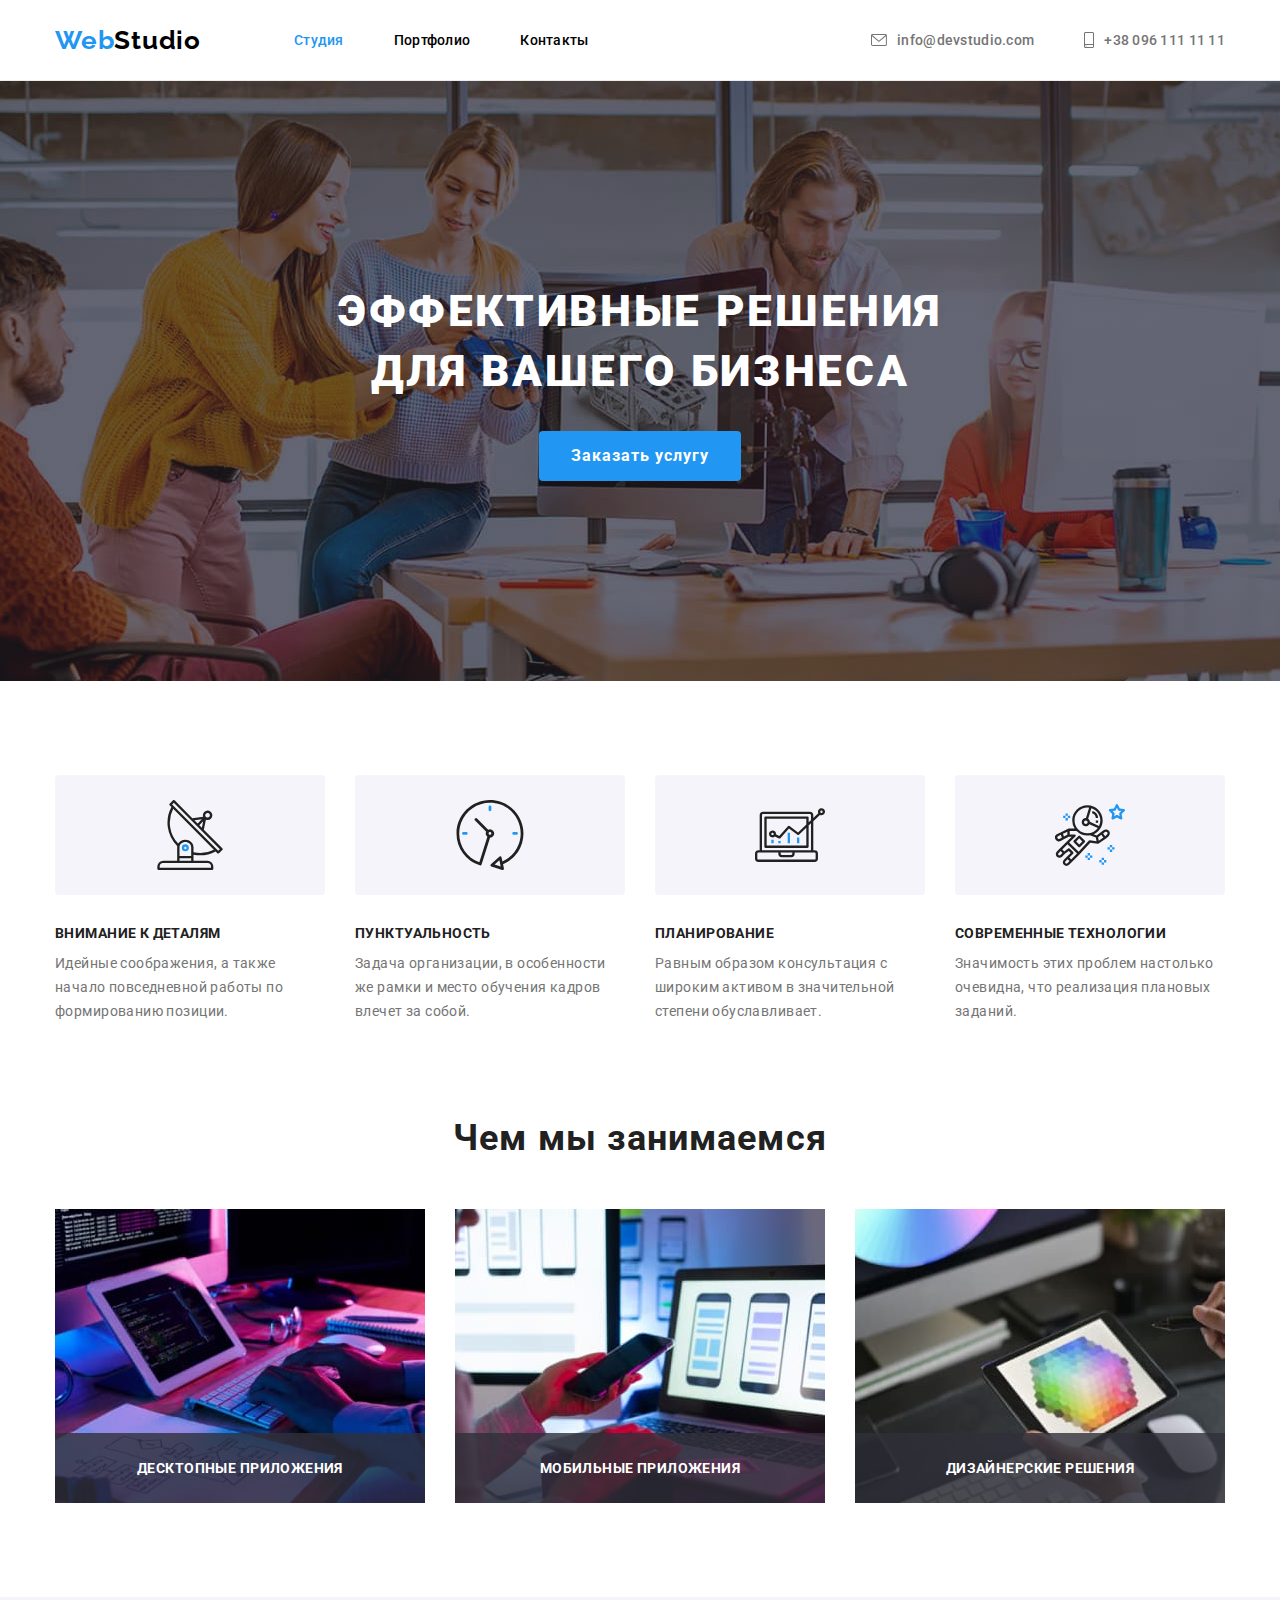
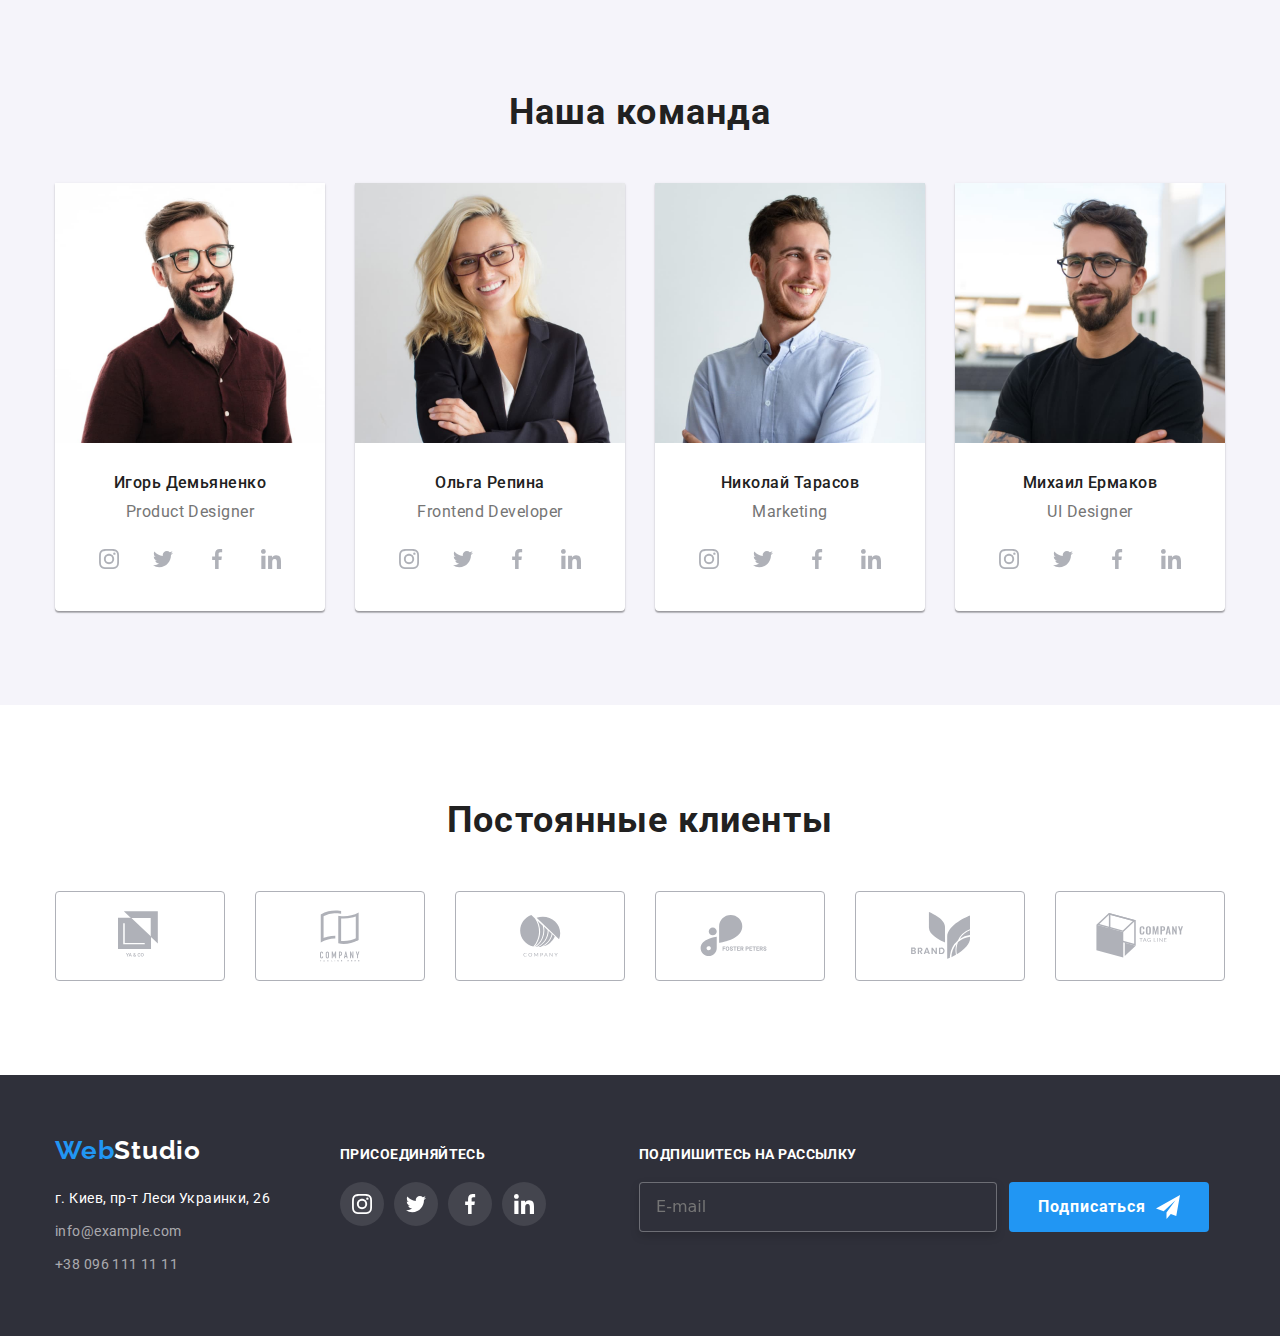
<file: index.html>
<!DOCTYPE html>
<html lang="ru">
<head>
    <meta charset="UTF-8">
    <meta name="viewport" content="width=device-width, initial-scale=1.0">
    <title>WebStudio</title>
    <link rel="stylesheet" href="https://cdnjs.cloudflare.com/ajax/libs/modern-normalize/1.0.0/modern-normalize.min.css">
    <link rel="stylesheet" href="./css/main.min.css"/>
    <link href="https://fonts.googleapis.com/css2?family=Raleway:wght@700&family=Roboto:wght@400;500;700;900&display=swap" rel="stylesheet">
</head>
<body>
    <!-- Шапка -->
    <header class="border">
        <nav class="container heder-nav">
            <a class="logo-header" href="./index.html"><span class="logo">Web</span>Studio</a>
            <ul class="site-nav list">
                <li class="site-nav__item">
                    <a class="site-nav--current link" href="">Студия</a>
                </li>
                <li class="site-nav__item">
                    <a class="link" href="./portfolio.html">Портфолио</a>
                </li>
                <li class="site-nav__item">
                    <a class="link" href="">Контакты</a>
                </li>
            </ul>
            <ul class="contacts-nav list">
                <li class="item">
                    <a class="contacts-nav__header-contacts connect--icon" href="mailto:info@devstudio.com">
                        <svg class="envelope connect--icon">
                            <use href="./images/sprite.svg#envelope"></use>
                        </svg>
                        info@devstudio.com
                    </a>
                </li>
                <li class="item item-contacts">
                    <a class="contacts-nav__header-contacts connect--icon" href="tel:380961111111">
                        <svg class="smartphone connect--icon">
                            <use href="./images/sprite.svg#smartphone"></use>
                        </svg>
                        +38 096 111 11 11</a>
                </li>
            </ul>
        </nav>
    </header>

    <main>
        <!-- баннер -->
        <section class="banner">
            <div class="container">
                <h1 class="banner-headline ">Эффективные решения <br> для вашего бизнеса</h1>
                <button class="button" type="button" data-modal-open>Заказать услугу</button>
            </div>
            <div class="backdrop is-hidden" data-modal>
                <div class="modal-window">
                    <button class="modal-batton" type="button" data-modal-close>
                        <svg class="close">
                            <use href="./images/sprite.svg#close"></use>
                        </svg>
                    </button>
                    <b class="form-title">Оставьте свои данные, мы вам перезвоним</b>
                    <form class="modal-form js-speaker-form">
                        <label class="formbox">
                            <span class="formbox__title">Имя</span>
                            <input class="formbox__input" type="text" name="name" required>
                            <svg class="formbox__icon">
                                <use href="./images/sprite.svg#person"></use>
                            </svg>
                        </label>
                        <label class="formbox">
                            <span class="formbox__title">Телефон</span>
                            <input class="formbox__input" type="tel" name="phone" required>
                            <svg class="formbox__icon">
                                <use href="./images/sprite.svg#phone"></use>
                            </svg>
                        </label>
                        <label class="formbox">
                            <span class="formbox__title">Почта</span>
                            <input class="formbox__input" type="email" name="mail" required>
                            <svg class="formbox__icon">
                                <use href="./images/sprite.svg#email"></use>
                            </svg>
                        </label>
                        <label class="formbox">
                            <span class="formbox__title">Комментарий</span>
                            <textarea class="formbox__comment" name="comment" placeholder="Введите текст"></textarea>
                        </label>
                        <label class="dealbox">                         
                            <input class="checkbox" type="checkbox" name="checkbox">
                            <span class="dealbox__icon"></span>
                            <span class="dealbox__text">Соглашаюсь с рассылкой и принимаю <a class="dealbox__link" href="">Условия договора</a></span>
                        </label>
                        <button class="button deal-button" type="submit">Отправить</button>
                    </form>
                </div>
            </div>
        </section>
        
        <!-- hide h2 -->
        <section class="section-features">
            <div class="container">
                <h2 class="hidden">Особенности</h2>
                <ul class="features list ">
                    <li class="features__item">
                        <div class="icon-box">
                            <svg class="features__icon">
                                <use href="./images/sprite.svg#antenna"></use>
                            </svg>
                        </div>
                        <h3 class="features__title">Внимание к деталям</h3>
                        <p class="features__text">Идейные соображения, а также начало повседневной работы по формированию позиции.</p>
                    </li>
                    <li class="features__item">
                        <div class="icon-box">
                            <svg class="features__icon">
                                <use href="./images/sprite.svg#clock"></use>
                            </svg>
                        </div>
                        <h3 class="features__title">Пунктуальность</h3>
                        <p class="features__text">Задача организации, в особенности же рамки и место обучения кадров влечет за собой.</p>
                    </li>
                    <li class="features__item">
                        <div class="icon-box">
                            <svg class="features__icon">
                                <use href="./images/sprite.svg#diagram"></use>
                            </svg>
                        </div>
                        <h3 class="features__title">Планирование</h3>
                        <p class="features__text">Равным образом консультация с широким активом в значительной степени обуславливает.</p>
                    </li>
                    <li class="features__item">
                        <div class="icon-box">
                            <svg class="features__icon">
                                <use href="./images/sprite.svg#astronaut"></use>
                            </svg>
                        </div>
                        <h3 class="features__title">Современные технологии</h3>
                        <p class="features__text">Значимость этих проблем настолько очевидна, что реализация плановых заданий.</p>
                    </li>
                </ul>
            </div>
        </section>

        <!-- what we do -->
        <section class="section-spec">
            <div class="container">
                <h2 class="section-heading">Чем мы занимаемся</h2>
                <ul class="activity list">
                    <li class="activity__item">
                        <img src="./images/workplace.jpg" width="370" alt="Рабочее место">
                        <h3 class="activity__title">Десктопные приложения</h3>
                    </li>
                    <li class="activity__item">
                        <img src="./images/devices.jpg" width="370" alt="Девайсы">
                        <h3 class="activity__title">Мобильные приложения</h3>
                    </li>
                    <li class="activity__item">
                        <img src="./images/graphics.jpg" width="370" alt="Работа с графикой">
                        <h3 class="activity__title">Дизайнерские решения</h3>
                    </li>
                </ul>
            </div>
        </section>

        <!-- team -->
        <section class="section-team">
            <div class="container">
                <h2 class="section-heading">Наша команда</h2>
                <ul class="team list">
                    <li class="team__card bg-card">
                        <img class="team__photo" src="./images/ihor.jpg" width="270" alt="Игорь Демьяненко">
                        <h3 class="team__name">Игорь Демьяненко</h3>
                        <p class="team__position">Product Designer</p>
                        <ul class="list social">
                            <li class="item social__item">
                                <a class="link social__link team-icon" href="https://www.instagram.com/" aria-label="ссылка Инстаграм">
                                    <svg class="social__icon team-icon">
                                        <use href="./images/sprite.svg#instagram"></use>
                                    </svg>
                                </a>
                            </li>
                            <li class="item social__item">
                                <a class="link social__link team-icon" href="https://twitter.com/" aria-label="ссылка Твиттер">
                                    <svg class="social__icon team-icon">
                                        <use href="./images/sprite.svg#twitter"></use>
                                    </svg>
                                </a>
                            </li>
                            <li class="item social__item">
                                <a class="link social__link team-icon" href="https://facebook.com/" aria-label="ссылка Фейсбук">
                                    <svg class="social__icon team-icon">
                                        <use href="./images/sprite.svg#facebook"></use>
                                    </svg>
                                </a>
                            </li>
                            <li class="item social__item">
                                <a class="link social__link team-icon" href="https://www.linkedin.com/" aria-label="ссылка Линкедин">
                                    <svg class="social__icon team-icon">
                                        <use href="./images/sprite.svg#linkedin"></use>
                                    </svg>
                                </a>
                            </li>
                        </ul>
                    </li>
                    <li class="team__card bg-card">
                        <img class="team__photo" src="./images/olga.jpg" width="270" alt="Ольга Репина">
                        <h3 class="team__name">Ольга Репина</h3>
                        <p class="team__position">Frontend Developer</p>
                        <ul class="list social">
                            <li class="item social__item">
                                <a class="link social__link team-icon" href="https://www.instagram.com/" aria-label="ссылка Инстаграм">
                                    <svg class="social__icon team-icon">
                                        <use href="./images/sprite.svg#instagram"></use>
                                    </svg>
                                </a>
                            </li>
                            <li class="item social__item">
                                <a class="link social__link team-icon" href="https://twitter.com/" aria-label="ссылка Твиттер">
                                    <svg class="social__icon team-icon">
                                        <use href="./images/sprite.svg#twitter"></use>
                                    </svg>
                                </a>
                            </li>
                            <li class="item social__item">
                                <a class="link social__link team-icon" href="https://facebook.com/" aria-label="ссылка Фейсбук">
                                    <svg class="social__icon team-icon">
                                        <use href="./images/sprite.svg#facebook"></use>
                                    </svg>
                                </a>
                            </li>
                            <li class="item social__item">
                                <a class="link social__link team-icon" href="https://www.linkedin.com/" aria-label="ссылка Линкедин">
                                    <svg class="social__icon team-icon">
                                        <use href="./images/sprite.svg#linkedin"></use>
                                    </svg>
                                </a>
                            </li>
                        </ul>
                    </li>
                    <li class="team__card bg-card">
                        <img class="team__photo" src="./images/nikola.jpg" width="270" alt="Николай Тарасов">
                        <h3 class="team__name">Николай Тарасов</h3>
                        <p class="team__position">Marketing</p>
                        <ul class="list social">
                            <li class="item social__item">
                                <a class="link social__link team-icon" href="https://www.instagram.com/" aria-label="ссылка Инстаграм">
                                    <svg class="social__icon team-icon">
                                        <use href="./images/sprite.svg#instagram"></use>
                                    </svg>
                                </a>
                            </li>
                            <li class="item social__item">
                                <a class="link social__link team-icon" href="https://twitter.com/" aria-label="ссылка Твиттер">
                                    <svg class="social__icon team-icon">
                                        <use href="./images/sprite.svg#twitter"></use>
                                    </svg>
                                </a>
                            </li>
                            <li class="item social__item">
                                <a class="link social__link team-icon" href="https://facebook.com/" aria-label="ссылка Фейсбук">
                                    <svg class="social__icon team-icon">
                                        <use href="./images/sprite.svg#facebook"></use>
                                    </svg>
                                </a>
                            </li>
                            <li class="item social__item">
                                <a class="link social__link team-icon" href="https://www.linkedin.com/" aria-label="ссылка Линкедин">
                                    <svg class="social__icon team-icon">
                                        <use href="./images/sprite.svg#linkedin"></use>
                                    </svg>
                                </a>
                            </li>
                        </ul>
                    </li>
                    <li class="team__card bg-card">
                        <img class="team__photo" src="./images/mihail.jpg" width="270" alt="Михаил Ермаков">
                        <h3 class="team__name">Михаил Ермаков</h3>
                        <p class="team__position">UI Designer</p>
                        <ul class="list social">
                            <li class="item social__item">
                                <a class="link social__link team-icon" href="https://www.instagram.com/" aria-label="ссылка Инстаграм">
                                    <svg class="social__icon team-icon">
                                        <use href="./images/sprite.svg#instagram"></use>
                                    </svg>
                                </a>
                            </li>
                            <li class="item social__item">
                                <a class="link social__link team-icon" href="https://twitter.com/" aria-label="ссылка Твиттер">
                                    <svg class="social__icon team-icon">
                                        <use href="./images/sprite.svg#twitter"></use>
                                    </svg>
                                </a>
                            </li>
                            <li class="item social__item">
                                <a class="link social__link team-icon" href="https://facebook.com/" aria-label="ссылка Фейсбук">
                                    <svg class="social__icon team-icon">
                                        <use href="./images/sprite.svg#facebook"></use>
                                    </svg>
                                </a>
                            </li>
                            <li class="item social__item">
                                <a class="link social__link team-icon" href="https://www.linkedin.com/" aria-label="ссылка Линкедин">
                                    <svg class="social__icon team-icon">
                                        <use href="./images/sprite.svg#linkedin"></use>
                                    </svg>
                                </a>
                            </li>
                        </ul>
                    </li>
                </ul>
            </div>
        </section>

        <!-- clients -->
        <section class="section-clients">
            <h2 class="section-heading">Постоянные клиенты</h2>
            <div class="container">
                <ul class="list clients">
                    <li class="clients__item">
                        <a class="clients__link client-icon" href="" aria-label="Company1">
                            <svg class="client-icon" width="44" height="49">
                                <use href="./images/sprite.svg#company1"></use>
                            </svg>
                        </a>
                    </li>
                    <li class="clients__item">
                        <a class="clients__link client-icon" href="" aria-label="Company2">
                            <svg class="client-icon" width="40" height="52">
                                <use href="./images/sprite.svg#company2"></use>
                            </svg>
                        </a>
                    </li>
                    <li class="clients__item">
                        <a class="clients__link client-icon" href="" aria-label="Company3">
                            <svg class="client-icon" width="41" height="42">
                                <use href="./images/sprite.svg#company3"></use>
                            </svg>
                        </a>
                    </li>
                    <li class="clients__item">
                        <a class="clients__link client-icon" href="" aria-label="Company4">
                            <svg class="client-icon" width="80" height="42">
                                <use href="./images/sprite.svg#company4"></use>
                            </svg>
                        </a>
                    </li>
                    <li class="clients__item">
                        <a class="clients__link client-icon" href="" aria-label="Company5">
                            <svg class="client-icon" width="59" height="47">
                                <use href="./images/sprite.svg#company5"></use>
                            </svg>
                        </a>
                    </li>
                    <li class="clients__item">
                        <a class="clients__link client-icon" href="" aria-label="Company6">
                            <svg class="client-icon" width="88" height="45">
                                <use href="./images/sprite.svg#company6"></use>
                            </svg>
                        </a>
                    </li>
                </ul>
            </div>
        </section>
    </main>

    <!-- footer -->
    <footer class="decoration">
        <div class="container footer">
            <div class="footer__address">
                <a href="" class="logo-footer"><span class="logo">Web</span>Studio</a>
                <address>
                    <p class="address-text">г. Киев, пр-т Леси Украинки, 26</p>
                    <a href="mailto:info@example.com" class="footer__contacts">info@example.com</a>
                    <a href="tel:380961111111" class="footer__contacts">+38 096 111 11 11</a>
                </address>
            </div>
            <div class="footer-social-block">
                <h3 class="title">Присоединяйтесь</h3>
                <ul class="list social">
                    <li class="item social__item">
                        <a class="link social__link footer-icon" href="https://www.instagram.com/" aria-label="ссылка Инстаграм">
                            <svg class="social__icon">
                                <use href="./images/sprite.svg#instagram"></use>
                            </svg>
                        </a>
                    </li>
                    <li class="item social__item">
                        <a class="link social__link footer-icon" href="https://twitter.com/" aria-label="ссылка Твиттер">
                            <svg class="social__icon">
                                <use href="./images/sprite.svg#twitter"></use>
                            </svg>
                        </a>
                    </li>
                    <li class="item social__item">
                        <a class="link social__link footer-icon" href="https://facebook.com/" aria-label="ссылка Фейсбук">
                            <svg class="social__icon">
                                <use href="./images/sprite.svg#facebook"></use>
                            </svg>
                        </a>
                    </li>
                    <li class="item social__item">
                        <a class="link social__link footer-icon" href="https://www.linkedin.com/" aria-label="ссылка Линкедин">
                            <svg class="social__icon">
                                <use href="./images/sprite.svg#linkedin"></use>
                            </svg>
                        </a>
                    </li>
                </ul>
            </div>
            <div>
                <h3 class="title">Подпишитесь на рассылку</h3>
                <form class="footer-form">
                    <input class="mail" type="email" name="mail" placeholder="E-mail">
                    <button class="button" type="submit">Подписаться
                        <svg class="icon-send" width="24" height="24">
                            <use href="./images/sprite.svg#icon-send"></use>
                        </svg>
                    </button>
                </form>
            </div>

        </div>
    </footer>

    <!-- js script -->
    <script src="./js/modal.js"></script>
    <script src="./js/form.js"></script>
    
</body>
</html>
</file>
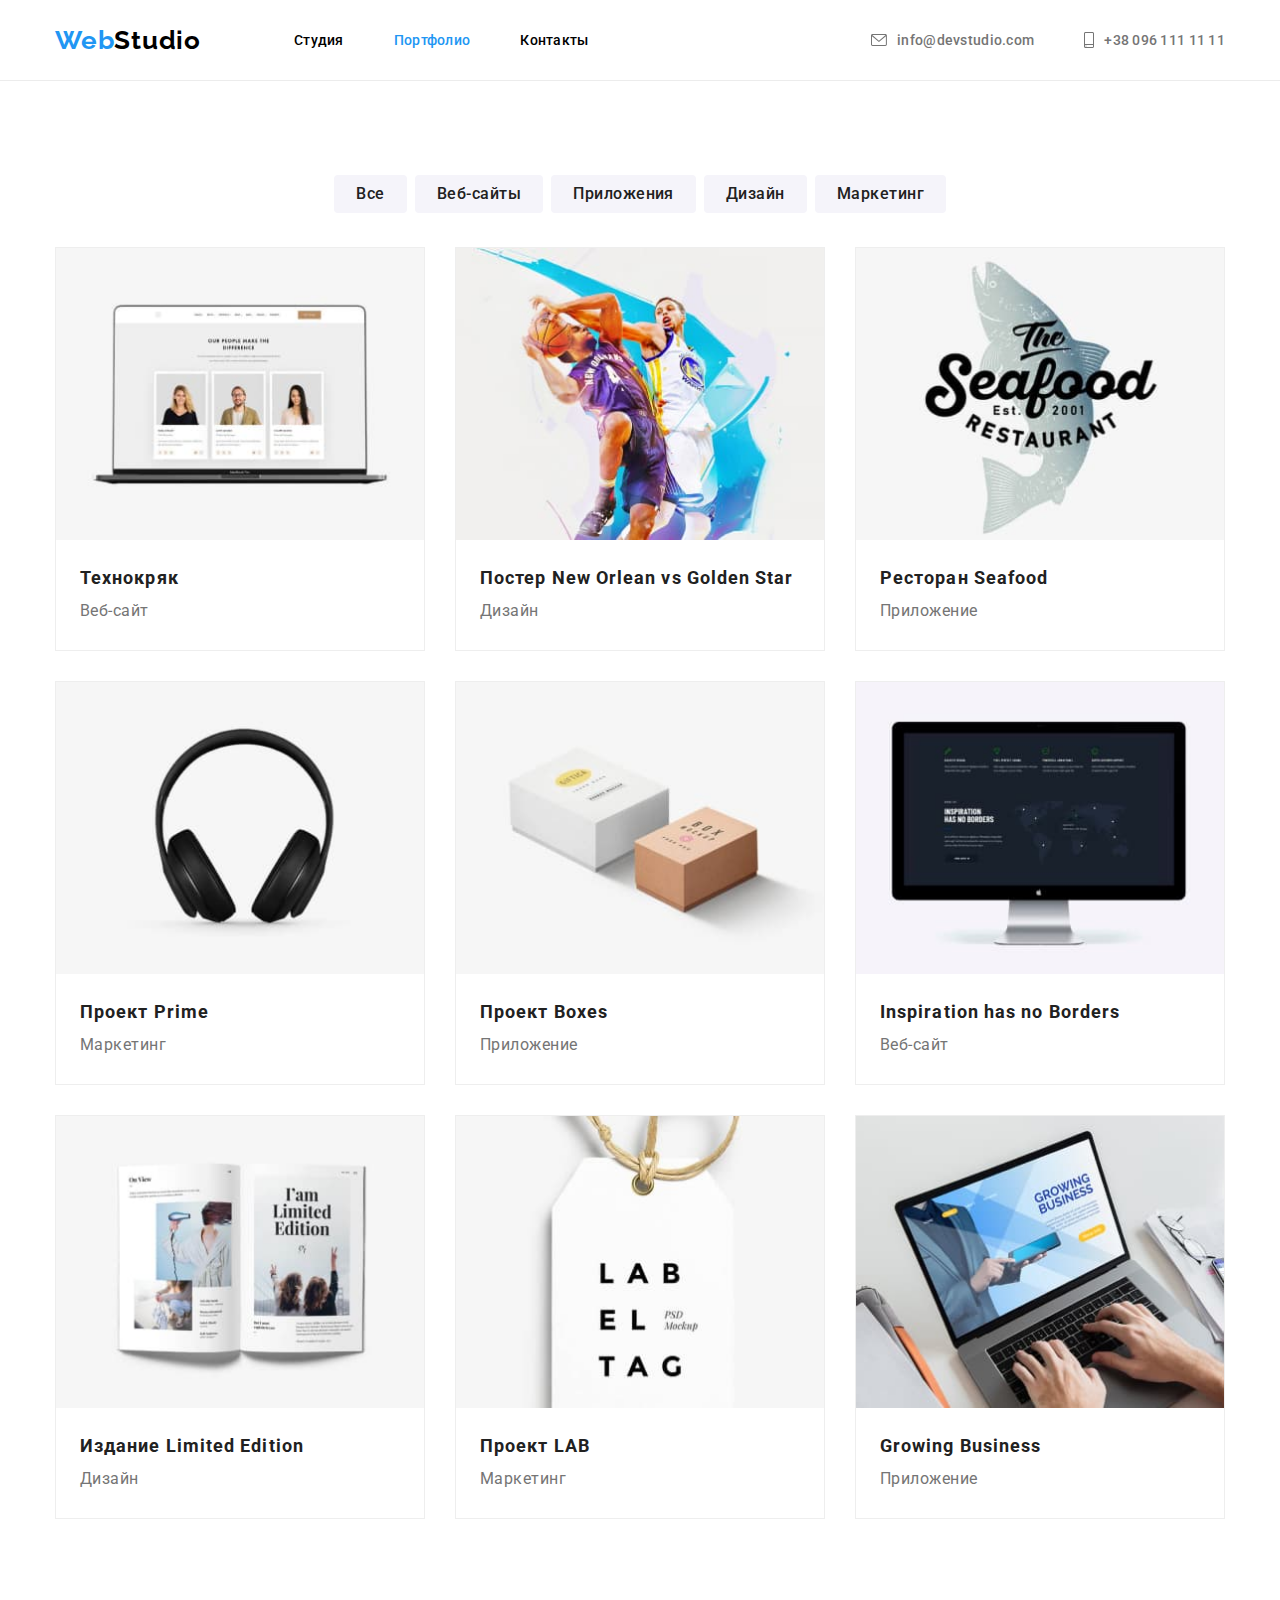
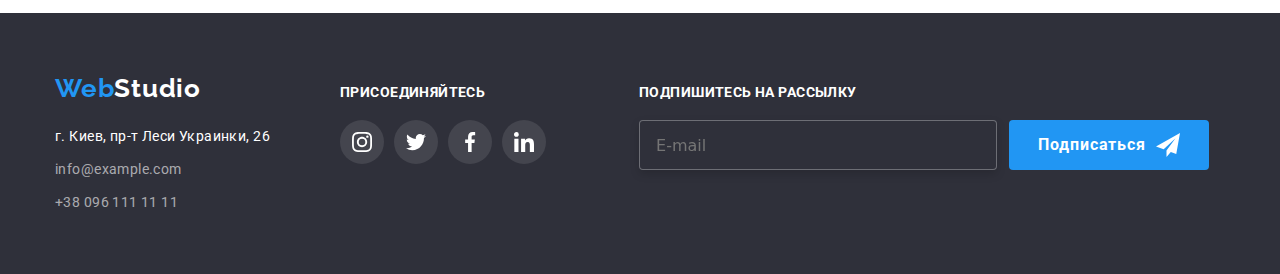
<file: portfolio.html>
<!DOCTYPE html>
<html lang="ru">
<head>
    <meta charset="UTF-8">
    <meta name="viewport" content="width=device-width, initial-scale=1.0">
    <title>WebStudio</title>
    <link rel="stylesheet" href="https://cdnjs.cloudflare.com/ajax/libs/modern-normalize/1.0.0/modern-normalize.min.css">
    <link rel="stylesheet" href="./css/main.min.css"/>
    <link href="https://fonts.googleapis.com/css2?family=Raleway:wght@700&family=Roboto:wght@400;500;700;900&display=swap" rel="stylesheet">
</head>
<body>
    <!-- Шапка -->
    <header class="border">
        <nav class="container heder-nav">
            <a href="./index.html" class="logo-header"><span class="logo">Web</span>Studio</a>
            <ul class="site-nav list">
                <li class="site-nav__item">
                    <a href="./index.html" class="link">Студия</a>
                </li>
                <li class="site-nav__item">
                    <a href="" class="site-nav--current link">Портфолио</a>
                </li>
                <li class="site-nav__item">
                    <a href="" class="link">Контакты</a>
                </li>
            </ul>
            <ul class="contacts-nav list">
                <li class="item">
                    <a class="contacts-nav__header-contacts connect--icon" href="mailto:info@devstudio.com">
                        <svg class="envelope connect--icon">
                            <use href="./images/sprite.svg#envelope"></use>
                        </svg>
                        info@devstudio.com
                    </a>
                </li>
                <li class="item item-contacts">
                    <a class="contacts-nav__header-contacts connect--icon" href="tel:380961111111">
                        <svg class="smartphone connect--icon">
                            <use href="./images/sprite.svg#smartphone"></use>
                        </svg>
                        +38 096 111 11 11</a>
                </li>
            </ul>
        </nav>
    </header>
    
    <main>
        <!-- Portfolio -->
        <section>
            <div class="container">
                <h1 class="hidden">Portfolio</h1>
                <ul class="filters-button list">
                    <li class="filters-button__item">
                        <button class="portfolio-button" type="button">Все</button>
                    </li>
                    <li class="filters-button__item">
                        <button class="portfolio-button" type="button">Веб-сайты</button>
                    </li>
                    <li class="filters-button__item">
                        <button class="portfolio-button" type="button">Приложения</button>
                    </li>
                    <li class="filters-button__item">
                        <button class="portfolio-button" type="button">Дизайн</button>
                    </li>
                    <li class="filters-button__item">
                        <button class="portfolio-button" type="button">Маркетинг</button>
                    </li>
                </ul>
                <ul class="projects list">
                    <li class="projects__item projects__card">
                        <a href="" class="link-list">
                            <div class="cover">
                                <img class="poster" src="./images/technokryak.jpg" width="370" alt="Ноутбук с открытой страницей магазина">
                                <div class="cover__project">
                                    <p class="cover__text">Технокряк это современная площадка распространения коронавируса. Компании используют эту платформу для цифрового шпионажа и атак на защищённые сервера конкурентов.</p>
                                </div>
                            </div>
                            <div class="indent">
                                <h3 class="projects__title">Технокряк</h3>
                                <p class="projects__description">Веб-сайт</p>
                            </div>
                        </a>
                    </li>
                    <li class="projects__item projects__card">
                        <a href="" class="link-list">
                            <div class="cover">
                                <img class="poster" src="./images/poster.jpg" width="370" alt="Постер с двумя баскетболистами">
                                <div class="cover__project">
                                    <p class="cover__text">Технокряк это современная площадка распространения коронавируса. Компании используют эту платформу для цифрового шпионажа и атак на защищённые сервера конкурентов.</p>
                                </div>
                            </div>
                            <div class="indent">
                                <h3 class="projects__title">Постер New Orlean vs Golden Star</h3>
                                <p class="projects__description">Дизайн</p>
                            </div>
                        </a>
                    </li>
                    <li class="projects__item projects__card">
                        <a href="" class="link-list">
                            <div class="cover">
                                <img class="poster" src="./images/restourant.jpg" width="370" alt="Вывеска с названием ресторана">
                                <div class="cover__project">
                                    <p class="cover__text">Технокряк это современная площадка распространения коронавируса. Компании используют эту платформу для цифрового шпионажа и атак на защищённые сервера конкурентов.</p>
                                </div>
                            </div>
                            <div class="indent">
                                <h3 class="projects__title">Ресторан Seafood</h3>
                                <p class="projects__description">Приложение</p>
                            </div>
                        </a>
                    </li>
                    <li class="projects__item projects__card">
                        <a href="" class="link-list">
                            <div class="cover">
                                <img class="poster" src="./images/prime.jpg" width="370" alt="Наушники">
                                <div class="cover__project">
                                    <p class="cover__text">Технокряк это современная площадка распространения коронавируса. Компании используют эту платформу для цифрового шпионажа и атак на защищённые сервера конкурентов.</p>
                                </div>
                            </div>
                            <div class="indent">
                                <h3 class="projects__title">Проект Prime</h3>
                                <p class="projects__description">Маркетинг</p>    
                            </div>
                        </a>
                    </li>
                    <li class="projects__item projects__card">
                        <a href="" class="link-list">
                            <div class="cover">
                                <img class="poster" src="./images/boxes.jpg" width="370" alt="Две маленькие коробки">                          
                                <div class="cover__project">
                                    <p class="cover__text">Технокряк это современная площадка распространения коронавируса. Компании используют эту платформу для цифрового шпионажа и атак на защищённые сервера конкурентов.</p>
                                </div>
                            </div>
                            <div class="indent">
                                <h3 class="projects__title">Проект Boxes</h3>
                                <p class="projects__description">Приложение</p>
                            </div>
                        </a>
                    </li>
                    <li class="projects__item projects__card">
                        <a href="" class="link-list">
                            <div class="cover">
                                <img class="poster" src="./images/computer.jpg" width="370" alt="Настольный компьютер">
                                <div class="cover__project">
                                    <p class="cover__text">Технокряк это современная площадка распространения коронавируса. Компании используют эту платформу для цифрового шпионажа и атак на защищённые сервера конкурентов.</p>
                                </div>
                            </div>
                            <div class="indent">
                                <h3 class="projects__title">Inspiration has no Borders</h3>
                                <p class="projects__description">Веб-сайт</p>
                            </div>
                        </a>
                    </li>
                    <li class="projects__item projects__card">
                        <a href="" class="link-list">
                            <div class="cover">
                                <img class="poster" src="./images/magazine.jpg" width="370" alt="Раскрытый журнал">
                                <div class="cover__project">
                                    <p class="cover__text">Технокряк это современная площадка распространения коронавируса. Компании используют эту платформу для цифрового шпионажа и атак на защищённые сервера конкурентов.</p>
                                </div>
                            </div>
                            <div class="indent">
                                <h3 class="projects__title">Издание Limited Edition</h3>
                                <p class="projects__description">Дизайн</p>
                            </div>
                        </a>
                    </li>
                    <li class="projects__item projects__card">
                        <a href="" class="link-list">
                            <div class="cover">
                                <img class="poster" src="./images/lab.jpg" width="370" alt="Этикетка">
                                <div class="cover__project">
                                    <p class="cover__text">Технокряк это современная площадка распространения коронавируса. Компании используют эту платформу для цифрового шпионажа и атак на защищённые сервера конкурентов.</p>
                                </div>
                            </div>
                            <div class="indent">
                                <h3 class="projects__title">Проект LAB</h3>
                                <p class="projects__description">Маркетинг</p>
                            </div>
                        </a>
                    </li>
                    <li class="projects__item projects__card">
                        <a href="" class="link-list">
                            <div class="cover">
                                <img class="poster" src="./images/laptop.jpg" width="370" alt="Ноутбук с открытым приложением">
                                <div class="cover__project">
                                    <p class="cover__text">Технокряк это современная площадка распространения коронавируса. Компании используют эту платформу для цифрового шпионажа и атак на защищённые сервера конкурентов.</p>
                                </div>
                            </div>
                            <div class="indent">
                                <h3 class="projects__title">Growing Business</h3>
                                <p class="projects__description">Приложение</p>
                            </div>
                        </a>
                    </li>
                </ul>
            </div>
        </section>
    </main>

    <!-- footer -->
    <footer class="decoration">
        <div class="container footer">
            <div class="footer__address">
                <a href="" class="logo-footer"><span class="logo">Web</span>Studio</a>
                <address>
                    <p class="address-text">г. Киев, пр-т Леси Украинки, 26</p>
                    <a href="mailto:info@example.com" class="footer__contacts">info@example.com</a>
                    <a href="tel:380961111111" class="footer__contacts">+38 096 111 11 11</a>
                </address>
            </div>
            <div class="footer-social-block">
                <h3 class="title">Присоединяйтесь</h3>
                <ul class="list social">
                    <li class="item social__item">
                        <a class="link social__link footer-icon" href="https://www.instagram.com/" aria-label="ссылка Инстаграм">
                            <svg class="social__icon">
                                <use href="./images/sprite.svg#instagram"></use>
                            </svg>
                        </a>
                    </li>
                    <li class="item social__item">
                        <a class="link social__link footer-icon" href="https://twitter.com/" aria-label="ссылка Твиттер">
                            <svg class="social__icon">
                                <use href="./images/sprite.svg#twitter"></use>
                            </svg>
                        </a>
                    </li>
                    <li class="item social__item">
                        <a class="link social__link footer-icon" href="https://facebook.com/" aria-label="ссылка Фейсбук">
                            <svg class="social__icon">
                                <use href="./images/sprite.svg#facebook"></use>
                            </svg>
                        </a>
                    </li>
                    <li class="item social__item">
                        <a class="link social__link footer-icon" href="https://www.linkedin.com/" aria-label="ссылка Линкедин">
                            <svg class="social__icon">
                                <use href="./images/sprite.svg#linkedin"></use>
                            </svg>
                        </a>
                    </li>
                </ul>
            </div>
            <div>
                <h3 class="title">Подпишитесь на рассылку</h3>
                <form class="footer-form">
                    <input class="mail" type="email" name="mail" placeholder="E-mail">
                    <button class="button" type="submit">Подписаться
                        <svg class="icon-send" width="24" height="24">
                            <use href="./images/sprite.svg#icon-send"></use>
                        </svg>
                    </button>
                </form>
            </div>

        </div>
    </footer>
        
    </body>
    </html>
</file>
<file: css/main.min.css>
html{-webkit-box-sizing:border-box;box-sizing:border-box}*,*::before,*::after{-webkit-box-sizing:inherit;box-sizing:inherit}body{background-color:#fff}img{display:block;max-width:100%;height:auto}.container{margin-left:auto;margin-right:auto;width:1200px;padding-left:15px;padding-right:15px}.list{padding:0;margin:0;list-style:none}.link{text-decoration:none;font-family:Roboto;font-style:normal;font-weight:500;font-size:14px;line-height:16px;letter-spacing:0.02em;color:var(--primary-text-color);-webkit-transition:color 250ms cubic-bezier(0.4, 0, 0.2, 1);transition:color 250ms cubic-bezier(0.4, 0, 0.2, 1)}.link:hover,.link:focus{color:#2196F3}.logo{color:#2196F3}.logo-header,.logo-footer{text-decoration:none;font-family:Raleway;font-style:normal;font-weight:bold;font-size:26px;line-height:31px;letter-spacing:0.03em}.logo-header{color:#000}.logo-footer{display:inline-block;margin-bottom:20px;color:#fff}.button{display:inline-block;padding:10px 32px;min-width:200px;border-radius:4px;border:none;cursor:pointer;text-decoration:none;font-family:Roboto;font-style:normal;font-weight:bold;font-size:16px;line-height:30px;letter-spacing:0.06em;color:#fff;background-color:#2196F3}.modal-batton{position:absolute;top:8px;right:8px;width:30px;height:30px;border-radius:50%;background-color:#fff;border:1px solid rgba(0,0,0,0.1);cursor:pointer}.modal-batton:hover .close,.modal-batton:focus .close{fill:#2196F3}.deal-button{display:-webkit-box;display:-ms-flexbox;display:flex;-webkit-box-pack:center;-ms-flex-pack:center;justify-content:center;-webkit-box-align:center;-ms-flex-align:center;align-items:center;margin-top:30px;-webkit-box-shadow:0px 4px 4px rgba(0,0,0,0.15);box-shadow:0px 4px 4px rgba(0,0,0,0.15)}.filters-button{display:-webkit-box;display:-ms-flexbox;display:flex;-webkit-box-pack:center;-ms-flex-pack:center;justify-content:center;-webkit-box-align:stretch;-ms-flex-align:stretch;align-items:stretch;margin-top:94px;margin-bottom:34px}.filters-button__item:not(:last-child){margin-right:8px}.portfolio-button{display:inline-block;min-width:73px;height:38px;padding:6px 22px;text-decoration:none;border-radius:4px;border:none;font-family:Roboto;font-style:normal;font-weight:500;font-size:16px;line-height:26px;letter-spacing:0.03em;cursor:pointer;-webkit-transition:color 250ms cubic-bezier(0.4, 0, 0.2, 1),background-color 250ms cubic-bezier(0.4, 0, 0.2, 1),-webkit-box-shadow 250ms cubic-bezier(0.4, 0, 0.2, 1);transition:color 250ms cubic-bezier(0.4, 0, 0.2, 1),background-color 250ms cubic-bezier(0.4, 0, 0.2, 1),-webkit-box-shadow 250ms cubic-bezier(0.4, 0, 0.2, 1);transition:color 250ms cubic-bezier(0.4, 0, 0.2, 1),background-color 250ms cubic-bezier(0.4, 0, 0.2, 1),box-shadow 250ms cubic-bezier(0.4, 0, 0.2, 1);transition:color 250ms cubic-bezier(0.4, 0, 0.2, 1),background-color 250ms cubic-bezier(0.4, 0, 0.2, 1),box-shadow 250ms cubic-bezier(0.4, 0, 0.2, 1),-webkit-box-shadow 250ms cubic-bezier(0.4, 0, 0.2, 1);color:#212121;background-color:#F5F4FA}.portfolio-button:hover,.portfolio-button:focus{color:#fff;background-color:#2196F3;-webkit-box-shadow:0px 3px 1px rgba(0,0,0,0.1),0px 1px 2px rgba(0,0,0,0.08),0px 2px 2px rgba(0,0,0,0.12);box-shadow:0px 3px 1px rgba(0,0,0,0.1),0px 1px 2px rgba(0,0,0,0.08),0px 2px 2px rgba(0,0,0,0.12)}.social{display:-webkit-box;display:-ms-flexbox;display:flex;-webkit-box-pack:center;-ms-flex-pack:center;justify-content:center;-webkit-box-align:center;-ms-flex-align:center;align-items:center}.social__item:not(:last-child){margin-right:10px}.social__link{display:-webkit-box;display:-ms-flexbox;display:flex;-webkit-box-pack:center;-ms-flex-pack:center;justify-content:center;-webkit-box-align:center;-ms-flex-align:center;align-items:center;width:44px;height:44px;border-radius:50%;fill:#AFB1B8;-webkit-transition:background-color 250ms cubic-bezier(0.4, 0, 0.2, 1);transition:background-color 250ms cubic-bezier(0.4, 0, 0.2, 1)}.social__link:hover .team-icon,.social__link:focus .team-icon{fill:#fff}.social__link:hover,.social__link:focus{background-color:#2196F3}.footer-icon{fill:#fff;background-color:rgba(255,255,255,0.1)}.social__icon{width:20px;height:20px;-webkit-transition:fill 250ms cubic-bezier(0.4, 0, 0.2, 1);transition:fill 250ms cubic-bezier(0.4, 0, 0.2, 1)}.backdrop{position:fixed;top:0;left:0;z-index:1;width:100%;height:100%;background-color:rgba(0,0,0,0.2);-webkit-transition:opacity 250ms cubic-bezier(0.4, 0, 0.2, 1);transition:opacity 250ms cubic-bezier(0.4, 0, 0.2, 1)}.backdrop.is-hidden{opacity:0;pointer-events:none}.backdrop.is-hidden .modal-window{-webkit-transform:translate(-50%, -50%) scale(0.7);transform:translate(-50%, -50%) scale(0.7)}.modal-window{position:absolute;top:50%;left:50%;-webkit-box-orient:vertical;-webkit-box-direction:normal;-ms-flex-direction:column;flex-direction:column;display:-webkit-box;display:-ms-flexbox;display:flex;-webkit-box-pack:center;-ms-flex-pack:center;justify-content:center;-webkit-box-align:center;-ms-flex-align:center;align-items:center;padding:40px;-webkit-transform:translate(-50%, -50%) scale(1);transform:translate(-50%, -50%) scale(1);width:528px;height:581px;background-color:#fff;-webkit-box-shadow:0px 1px 3px rgba(0,0,0,0.12),0px 1px 1px rgba(0,0,0,0.14),0px 2px 1px rgba(0,0,0,0.2);box-shadow:0px 1px 3px rgba(0,0,0,0.12),0px 1px 1px rgba(0,0,0,0.14),0px 2px 1px rgba(0,0,0,0.2);border-radius:4px;-webkit-transition:opacity 250ms cubic-bezier(0.4, 0, 0.2, 1),-webkit-transform 250ms cubic-bezier(0.4, 0, 0.2, 1);transition:opacity 250ms cubic-bezier(0.4, 0, 0.2, 1),-webkit-transform 250ms cubic-bezier(0.4, 0, 0.2, 1);transition:transform 250ms cubic-bezier(0.4, 0, 0.2, 1),opacity 250ms cubic-bezier(0.4, 0, 0.2, 1);transition:transform 250ms cubic-bezier(0.4, 0, 0.2, 1),opacity 250ms cubic-bezier(0.4, 0, 0.2, 1),-webkit-transform 250ms cubic-bezier(0.4, 0, 0.2, 1)}.close{position:absolute;top:50%;left:50%;-webkit-transform:translate(-50%, -50%);transform:translate(-50%, -50%);width:18px;height:18px;fill:#000;-webkit-transition:fill 250ms cubic-bezier(0.4, 0, 0.2, 1);transition:fill 250ms cubic-bezier(0.4, 0, 0.2, 1)}.form-title{display:block;margin-bottom:12px;font-family:Roboto;font-style:normal;font-weight:bold;font-size:20px;line-height:23px;text-align:center;letter-spacing:0.03em;color:#212121}.modal-form{-webkit-box-orient:vertical;-webkit-box-direction:normal;-ms-flex-direction:column;flex-direction:column;display:-webkit-box;display:-ms-flexbox;display:flex;-webkit-box-pack:center;-ms-flex-pack:center;justify-content:center;-webkit-box-align:center;-ms-flex-align:center;align-items:center}.formbox{display:-webkit-box;display:-ms-flexbox;display:flex;-webkit-box-orient:vertical;-webkit-box-direction:normal;-ms-flex-direction:column;flex-direction:column;position:relative;text-align:left;margin-bottom:10px;font-style:normal;font-weight:normal;font-size:12px;line-height:14px;letter-spacing:0.01em;color:#757575}.formbox__title{margin-bottom:4px}.formbox__input{width:448px;height:40px;padding-left:42px;border:1px solid rgba(33,33,33,0.2);border-radius:4px}.formbox__input:focus{border-color:#2196F3;-webkit-transition:border-color 250ms cubic-bezier(0.4, 0, 0.2, 1);transition:border-color 250ms cubic-bezier(0.4, 0, 0.2, 1)}.formbox__input:hover{cursor:pointer}.formbox__input:focus+.formbox__icon{fill:#2196F3;-webkit-transition:fill 250ms cubic-bezier(0.4, 0, 0.2, 1);transition:fill 250ms cubic-bezier(0.4, 0, 0.2, 1)}.formbox__icon{position:absolute;left:12px;bottom:11px;width:18px;height:18px}.formbox__comment{resize:none;width:448px;height:120px;border:1px solid rgba(33,33,33,0.2);border-radius:4px;padding:12px 16px}.formbox__comment:focus{border-color:#2196F3;-webkit-transition:border-color 250ms cubic-bezier(0.4, 0, 0.2, 1);transition:border-color 250ms cubic-bezier(0.4, 0, 0.2, 1)}.dealbox{display:-webkit-box;display:-ms-flexbox;display:flex;-webkit-box-align:center;-ms-flex-align:center;align-items:center;margin-top:10px}.checkbox{position:absolute;width:1px;height:1px;margin:-1px;border:0;padding:0;clip:rect(0 0 0 0);overflow:hidden}.dealbox__icon{display:inline-block;width:16px;height:15px;border:2px solid #212121;border-radius:2px;margin-right:8px;-webkit-transition:background-color 250ms cubic-bezier(0.4, 0, 0.2, 1);transition:background-color 250ms cubic-bezier(0.4, 0, 0.2, 1)}.checkbox:checked+.dealbox__icon{border-color:#2196F3;background-color:#2196F3;background-image:url(../images/icon-check.svg);background-size:contain;background-origin:border-box}.dealbox__text{font-family:Roboto;font-style:normal;font-weight:normal;font-size:14px;line-height:24px;letter-spacing:0.03em;color:#757575}.dealbox__link{text-decoration:none;font-family:Roboto;font-style:normal;font-weight:normal;font-size:14px;line-height:24px;letter-spacing:0.03em;border-bottom:1px solid #2196F3;color:#2196F3}.border{border-bottom:1px solid #ECECEC}.heder-nav{display:-webkit-box;display:-ms-flexbox;display:flex;-webkit-box-align:center;-ms-flex-align:center;align-items:center}.site-nav{display:-webkit-box;display:-ms-flexbox;display:flex;margin-left:93px}.site-nav__item:not(:last-child){margin-right:50px}.site-nav--current{color:#2196F3}.site-nav .link{display:block;padding-top:32px;padding-bottom:32px}.site-nav .link--current{position:relative}.site-nav .link--current::after{content:"";position:absolute;left:0;bottom:0;width:100%;height:4px;border-radius:2px;background-color:#2196F3}.contacts-nav{display:-webkit-box;display:-ms-flexbox;display:flex;-webkit-box-align:center;-ms-flex-align:center;align-items:center;margin-left:auto}.contacts-nav__header-contacts{display:-webkit-box;display:-ms-flexbox;display:flex;-webkit-box-align:center;-ms-flex-align:center;align-items:center;padding-top:32px;padding-bottom:32px}.contacts-nav__header-contacts{text-decoration:none;font-family:Roboto;font-style:normal;font-weight:500;font-size:14px;line-height:16px;letter-spacing:0.02em;color:#757575;-webkit-transition:color 250ms cubic-bezier(0.4, 0, 0.2, 1);transition:color 250ms cubic-bezier(0.4, 0, 0.2, 1)}.contacts-nav__header-contacts:hover,.contacts-nav__header-contacts:focus{color:#2196F3}.contacts-nav__header-contacts:hover .connect--icon,.contacts-nav__header-contacts:focus .connect--icon{fill:#2196F3}.contacts-nav .item+.item{margin-left:50px}.envelope{margin-right:10px;width:16px;height:12px;fill:#757575;-webkit-transition:fill 250ms cubic-bezier(0.4, 0, 0.2, 1);transition:fill 250ms cubic-bezier(0.4, 0, 0.2, 1)}.smartphone{margin-right:10px;width:10px;height:16px;fill:#757575;-webkit-transition:fill 250ms cubic-bezier(0.4, 0, 0.2, 1);transition:fill 250ms cubic-bezier(0.4, 0, 0.2, 1)}.banner{-webkit-box-orient:vertical;-webkit-box-direction:normal;-ms-flex-direction:column;flex-direction:column;display:-webkit-box;display:-ms-flexbox;display:flex;-webkit-box-pack:center;-ms-flex-pack:center;justify-content:center;-webkit-box-align:center;-ms-flex-align:center;align-items:center;max-width:1600px;min-height:600px;margin-left:auto;margin-right:auto;margin-bottom:94px;background-image:-webkit-gradient(linear, left top, left bottom, from(rgba(47,48,58,0.4)), to(rgba(47,48,58,0.4))),url(../images/banner.jpg);background-image:linear-gradient(rgba(47,48,58,0.4), rgba(47,48,58,0.4)),url(../images/banner.jpg);background-color:#C4C4C4;background-repeat:no-repeat;background-position:center;background-size:cover;text-align:center}.banner-headline{margin-top:0;margin-bottom:30px;font-family:Roboto;font-style:normal;font-weight:900;font-size:44px;line-height:60px;letter-spacing:0.06em;text-transform:uppercase;color:#fff}.section-features{margin:0}.features{display:-webkit-box;display:-ms-flexbox;display:flex;-ms-flex-wrap:nowrap;flex-wrap:nowrap}.features__item{width:calc((100% - 30px * 3) / 4);margin-right:30px}.features__icon{width:70px;height:70px}.features__title{margin-top:0;margin-bottom:10px;font-family:Roboto;font-style:normal;font-weight:bold;font-size:14px;line-height:16px;letter-spacing:0.03em;text-transform:uppercase;color:#212121}.features__text{margin-top:0;margin-bottom:0;font-family:Roboto;font-style:normal;font-weight:normal;font-size:14px;line-height:24px;letter-spacing:0.03em;color:#757575}.icon-box{display:-webkit-box;display:-ms-flexbox;display:flex;-webkit-box-pack:center;-ms-flex-pack:center;justify-content:center;-webkit-box-align:center;-ms-flex-align:center;align-items:center;width:270px;height:120px;margin-bottom:30px;background-color:#F5F4FA;border-radius:4px}.hidden{font-size:0}.section-spec{padding-top:94px}.section-heading{margin-top:0;margin-bottom:50px;font-family:Roboto;font-style:normal;font-weight:bold;font-size:36px;line-height:42px;text-align:center;letter-spacing:0.03em;color:#212121}.activity{display:-webkit-box;display:-ms-flexbox;display:flex;-ms-flex-wrap:wrap;flex-wrap:wrap;margin-bottom:94px}.activity__item{position:relative;width:calc((100% - 30px * 2) / 3);margin-right:30px}.activity__item:nth-child(3n){margin-right:0}.activity__item::before{position:absolute;bottom:0;content:"";width:100%;height:70px;background:rgba(47,48,58,0.8)}.activity__title{position:absolute;bottom:27px;margin:0;width:100%;font-family:Roboto;font-style:normal;font-weight:bold;font-size:14px;line-height:16px;text-align:center;letter-spacing:0.03em;text-transform:uppercase;color:#fff}.section-team{padding-top:94px;padding-bottom:94px;background-color:#F5F4FA}.team{display:-webkit-box;display:-ms-flexbox;display:flex;-ms-flex-wrap:wrap;flex-wrap:wrap}.team__card{width:calc((100% - 30px * 3) / 4);margin-right:30px}.team__card:nth-child(4n){margin-right:0}.team__name{margin-top:0;margin-bottom:10px;font-family:Roboto;font-style:normal;font-weight:500;font-size:16px;line-height:19px;text-align:center;letter-spacing:0.03em;color:#212121}.team__position{margin-top:0;margin-bottom:16px;font-family:Roboto;font-style:normal;font-weight:normal;font-size:16px;line-height:19px;text-align:center;letter-spacing:0.03em;color:#757575}.team__photo{margin-bottom:30px}.bg-card{width:270px;height:428px;background-color:#fff;-webkit-box-shadow:0px 1px 3px rgba(0,0,0,0.12),0px 1px 1px rgba(0,0,0,0.14),0px 2px 1px rgba(0,0,0,0.2);box-shadow:0px 1px 3px rgba(0,0,0,0.12),0px 1px 1px rgba(0,0,0,0.14),0px 2px 1px rgba(0,0,0,0.2);border-radius:0px 0px 4px 4px}.section-clients{padding-top:94px}.clients{display:-webkit-box;display:-ms-flexbox;display:flex;-webkit-box-pack:center;-ms-flex-pack:center;justify-content:center;-webkit-box-align:center;-ms-flex-align:center;align-items:center;margin-bottom:94px}.clients__item{margin-right:30px}.clients__item:last-child{margin-right:0}.clients__link{display:-webkit-inline-box;display:-ms-inline-flexbox;display:inline-flex;-webkit-box-pack:center;-ms-flex-pack:center;justify-content:center;-webkit-box-align:center;-ms-flex-align:center;align-items:center;width:170px;height:90px;fill:#AFB1B8;border:1px solid #AFB1B8;-webkit-box-sizing:border-box;box-sizing:border-box;border-radius:4px;-webkit-transition:fill 250ms cubic-bezier(0.4, 0, 0.2, 1),border 250ms cubic-bezier(0.4, 0, 0.2, 1);transition:fill 250ms cubic-bezier(0.4, 0, 0.2, 1),border 250ms cubic-bezier(0.4, 0, 0.2, 1)}.clients__link.client-icon:hover,.clients__link.client-icon:focus{fill:#2196F3;border:1px solid #2196F3}.decoration{background-color:#2F303A}.footer{display:-webkit-box;display:-ms-flexbox;display:flex;-webkit-box-align:baseline;-ms-flex-align:baseline;align-items:baseline;padding:60px 15px}.footer__address{margin-right:70px}.footer__contacts{display:block;margin-bottom:9px;text-decoration:none;font-family:Roboto;font-style:normal;font-weight:normal;font-size:14px;line-height:24px;letter-spacing:0.03em;color:rgba(255,255,255,0.6);-webkit-transition:color 250ms cubic-bezier(0.4, 0, 0.2, 1);transition:color 250ms cubic-bezier(0.4, 0, 0.2, 1)}.footer__contacts:last-child{margin-bottom:0}.footer__contacts:hover,.footer__contacts:focus{color:#2196F3}.address-text{margin-top:0;margin-bottom:9px;font-family:Roboto;font-style:normal;font-weight:normal;font-size:14px;line-height:24px;letter-spacing:0.03em;color:#fff}.footer-social-block{margin-right:93px}.title{margin:0;margin-bottom:20px;font-family:Roboto;font-style:normal;font-weight:bold;font-size:14px;line-height:16px;letter-spacing:0.03em;text-transform:uppercase;color:#fff}.footer-form{display:-webkit-box;display:-ms-flexbox;display:flex}.footer-form .mail{width:358px;height:50px;margin-right:12px;padding-left:16px;padding-top:15px;padding-bottom:15px;color:rgba(255,255,255,0.6);background:#2F303A;border:1px solid rgba(255,255,255,0.3);-webkit-filter:drop-shadow(0px 4px 4px rgba(0,0,0,0.15));filter:drop-shadow(0px 4px 4px rgba(0,0,0,0.15));border-radius:4px;-webkit-transition:border 250ms cubic-bezier(0.4, 0, 0.2, 1);transition:border 250ms cubic-bezier(0.4, 0, 0.2, 1)}.footer-form .mail:hover,.footer-form .mail:focus{border:1px solid #2196F3}.icon-send{margin-left:10px}.footer-form .button{display:-webkit-box;display:-ms-flexbox;display:flex;-webkit-box-pack:center;-ms-flex-pack:center;justify-content:center;-webkit-box-align:center;-ms-flex-align:center;align-items:center;display:flex;align-items:center;text-align:center;width:200px;height:50px;padding:10px 28px}.projects{display:-webkit-box;display:-ms-flexbox;display:flex;-ms-flex-wrap:wrap;flex-wrap:wrap;padding-bottom:94px}.projects__item{width:calc((100% - 30px * 2) / 3);margin-right:30px;margin-bottom:30px}.projects__item:nth-child(3n){margin-right:0}.projects__item:nth-last-child(-n+3){margin-bottom:0}.projects__card{width:370px;height:404px;border:1px solid #EEEEEE;background-color:#fff;-webkit-transition:-webkit-box-shadow 250ms cubic-bezier(0.4, 0, 0.2, 1);transition:-webkit-box-shadow 250ms cubic-bezier(0.4, 0, 0.2, 1);transition:box-shadow 250ms cubic-bezier(0.4, 0, 0.2, 1);transition:box-shadow 250ms cubic-bezier(0.4, 0, 0.2, 1), -webkit-box-shadow 250ms cubic-bezier(0.4, 0, 0.2, 1)}.projects__title{margin:0;text-decoration:none;font-family:Roboto;font-style:normal;font-weight:bold;font-size:18px;line-height:36px;letter-spacing:0.06em;color:#212121}.projects__description{margin:0;text-decoration:none;font-family:Roboto;font-style:normal;font-weight:normal;font-size:16px;line-height:30px;letter-spacing:0.03em;color:#757575}.projects__card:hover,.projects__card:focus{-webkit-box-shadow:0px 1px 1px rgba(0,0,0,0.12),0px 4px 4px rgba(0,0,0,0.06),1px 4px 6px rgba(0,0,0,0.16);box-shadow:0px 1px 1px rgba(0,0,0,0.12),0px 4px 4px rgba(0,0,0,0.06),1px 4px 6px rgba(0,0,0,0.16)}.projects__card:hover .cover__project{-webkit-transform:translateY(0);transform:translateY(0)}.cover{position:relative;overflow:hidden}.cover__project{position:absolute;top:0;left:0;bottom:0;display:-webkit-box;display:-ms-flexbox;display:flex;-webkit-box-align:center;-ms-flex-align:center;align-items:center;padding-left:24px;padding-right:24px;background-color:rgba(33,150,243,0.9);-webkit-transform:translateY(100%);transform:translateY(100%);-webkit-transition:-webkit-transform 250ms cubic-bezier(0.4, 0, 0.2, 1);transition:-webkit-transform 250ms cubic-bezier(0.4, 0, 0.2, 1);transition:transform 250ms cubic-bezier(0.4, 0, 0.2, 1);transition:transform 250ms cubic-bezier(0.4, 0, 0.2, 1), -webkit-transform 250ms cubic-bezier(0.4, 0, 0.2, 1)}.cover__text{margin:0;font-style:normal;font-weight:400;font-size:18px;line-height:1.56;color:#fff}.poster{display:block}.indent{padding-left:24px;padding-right:24px;padding-top:20px;padding-bottom:20px}.link-list{text-decoration:none}
/*# sourceMappingURL=main.min.css.map */
</file>
